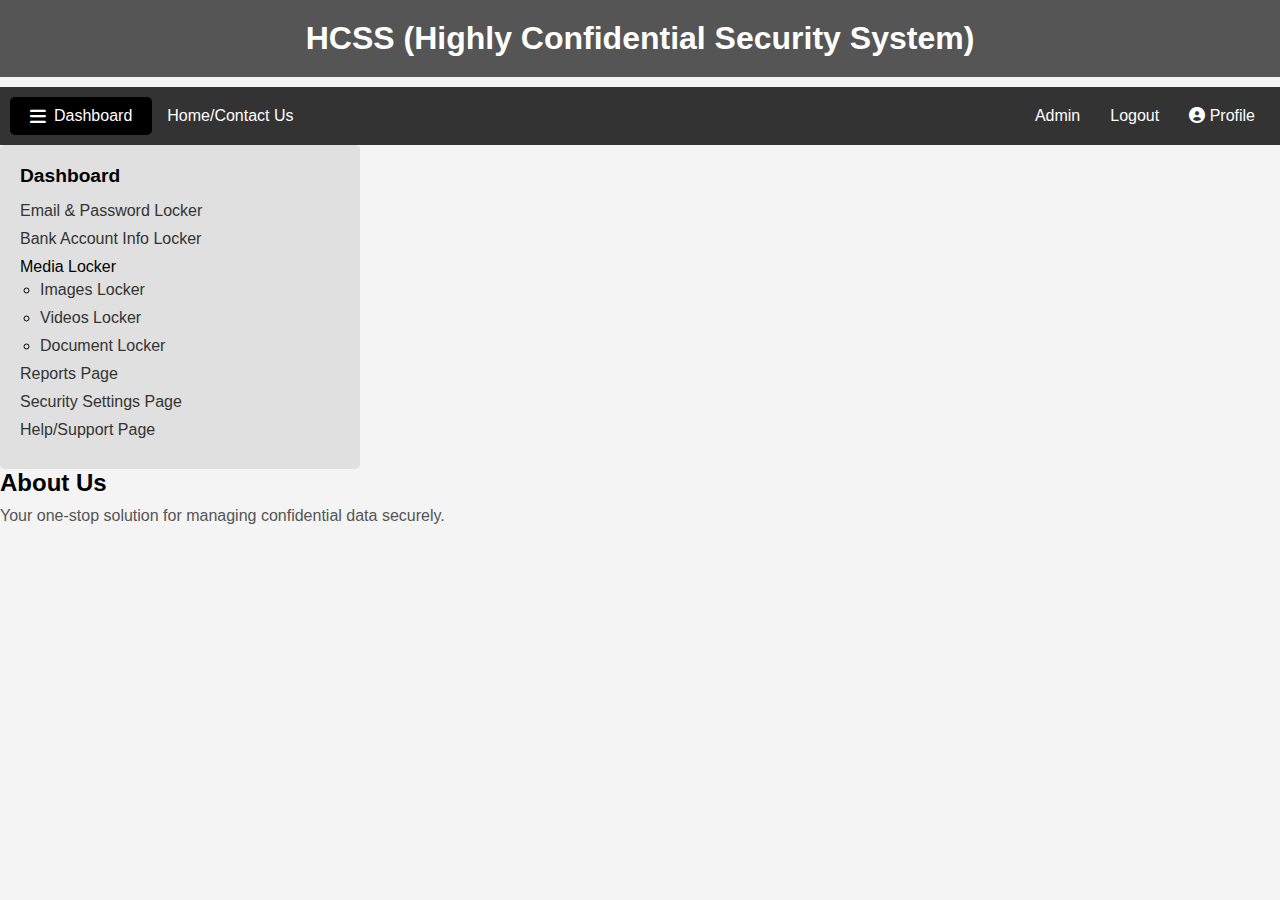
<file: index.html>
<!DOCTYPE html>
<html lang="en">
<head>
    <meta charset="UTF-8">
    <meta name="viewport" content="width=device-width, initial-scale=1.0">
    <title>HCSS (Highly Confidential Security System)</title>
    <link rel="stylesheet" href="index.css">
    <link rel="stylesheet" href="https://cdnjs.cloudflare.com/ajax/libs/font-awesome/6.0.0-beta3/css/all.min.css">
</head>
<body>

    <section class="hcss-title">
        <h1>HCSS (Highly Confidential Security System)</h1>
    </section>

    <header>
        <nav class="navbar">
            <ul class="left-nav">
                <li><button id="dashboard-btn" class="dashboard-btn"><i class="fas fa-bars"></i> Dashboard</button></li>
                <li><a href="home.html">Home/Contact Us</a></li> 
            </ul>
            <ul class="right-nav">
                <li><a href="http://127.0.0.1:5500/admin.html">Admin</a></li> 
                <li><a href="#" id="logout-btn">Logout</a></li>
                <li><a href="http://127.0.0.1:5500/profile.html"><i class="fas fa-user-circle"></i> Profile</a></li> 
            </ul>
        </nav>
    </header>

    <section id="sidebar" class="sidebar">
        <h2>Dashboard</h2>
        <ul>
            <li><a href="http://127.0.0.1:5500/email.html">Email & Password Locker</a></li> 
            <li><a href="http://127.0.0.1:5500/bank.html">Bank Account Info Locker</a></li> 
            <li>Media Locker
                <ul class="media-submenu">
                    <li><a href="http://127.0.0.1:5500/image.html">Images Locker</a></li> 
                    <li><a href="http://127.0.0.1:5500/video.html">Videos Locker</a></li>
                    <li><a href="http://127.0.0.1:5500/document.html">Document Locker</a></li> 
                </ul>
            </li>
            <li><a href="http://127.0.0.1:5500/report.html">Reports Page</a></li> 
            <li><a href="http://127.0.0.1:5500/security.html">Security Settings Page</a></li> 
            <li><a href="help.html">Help/Support Page</a></li> 
        </ul>
    </section>

    <section class="about">
        <h2>About Us</h2>
        <p>Your one-stop solution for managing confidential data securely.</p>
    </section>

    <script>
        const dashboardBtn = document.getElementById('dashboard-btn');
        const sidebar = document.getElementById('sidebar');

        dashboardBtn.addEventListener('click', () => {
            sidebar.style.display = sidebar.style.display === 'block' ? 'none' : 'block';
        });

        document.addEventListener('click', (event) => {
            if (!sidebar.contains(event.target) && event.target !== dashboardBtn) {
                sidebar.style.display = 'none';
            }
        });

        const logoutBtn = document.getElementById('logout-btn');

        logoutBtn.addEventListener('click', () => {
            document.body.innerHTML = '<h1>Session Terminated</h1><p>You have been logged out.</p>';
        });
    </script>

</body>
</html>
</file>
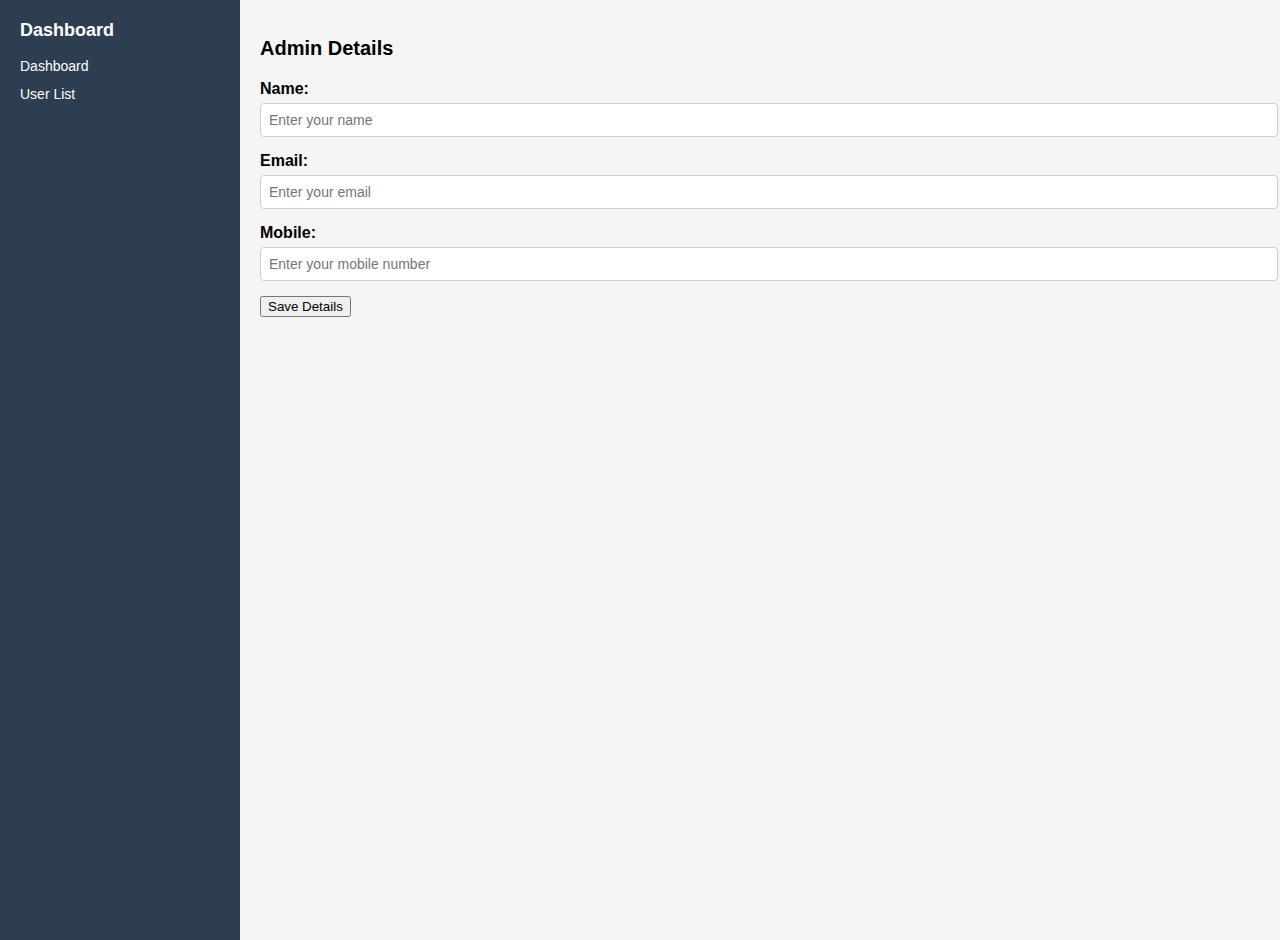
<file: admin.html>
<!DOCTYPE html>
<html lang="en">
<head>
    <meta charset="UTF-8">
    <meta name="viewport" content="width=device-width, initial-scale=1.0">
    <title>Admin Details</title>
    <link rel="stylesheet" href="admin.css">
    <script>
        function validateForm(event) {
            const name = document.getElementById('name').value;
            const email = document.getElementById('email').value;
            const mobile = document.getElementById('mobile').value;

            if (name.trim() === "") {
                alert('Name is required.');
                event.preventDefault(); 
                return false;
            }

            const emailPattern = /^[a-zA-Z0-9._%+-]+@[a-zA-Z0-9.-]+\.[a-zA-Z]{2,}$/;
            if (!emailPattern.test(email)) {
                alert('Please enter a valid email address.');
                event.preventDefault(); 
                return false;
            }

            const mobilePattern = /^[0-9]{10}$/;
            if (!mobilePattern.test(mobile)) {
                alert('Please enter a valid 10-digit mobile number.');
                event.preventDefault(); 
                return false;
            }

            alert('Admin details submitted successfully!');
            return true;
        }
    </script>
</head>
<body>
    <div class="container">
        <aside class="sidebar">
            <h2>Dashboard</h2>
            <ul>
                <li><a href="#">Dashboard</a></li>
                <li><a href="#">User List</a></li>
            </ul>
        </aside>

        <main class="main-content">
            <section class="admin-details">
                <h2>Admin Details</h2>
                <form onsubmit="return validateForm(event)">
                    <div class="form-group">
                        <label for="name">Name:</label>
                        <input type="text" id="name" name="name" placeholder="Enter your name">
                    </div>
                    <div class="form-group">
                        <label for="email">Email:</label>
                        <input type="email" id="email" name="email" placeholder="Enter your email">
                    </div>
                    <div class="form-group">
                        <label for="mobile">Mobile:</label>
                        <input type="text" id="mobile" name="mobile" placeholder="Enter your mobile number">
                    </div>
                    <div class="form-group">
                        <button type="submit">Save Details</button>
                    </div>
                </form>
            </section>
        </main>
    </div>
</body>
</html>
</file>
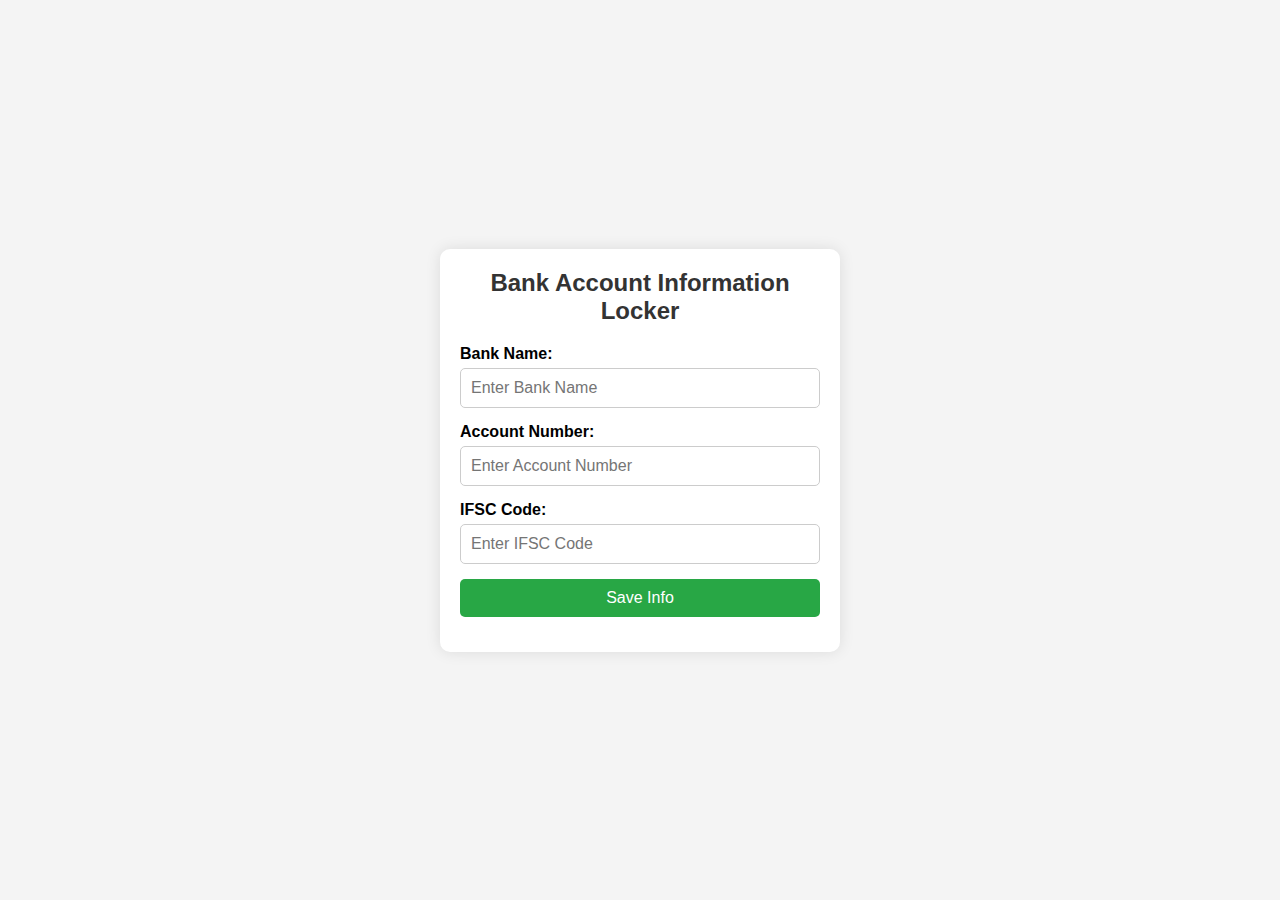
<file: bank.html>
<!DOCTYPE html>
<html lang="en">
<head>
    <meta charset="UTF-8">
    <meta name="viewport" content="width=device-width, initial-scale=1.0">
    <title>Bank Account Locker</title>
    <link rel="stylesheet" href="bank.css">
</head>
<body>
    <div class="container">
        <h2>Bank Account Information Locker</h2>
        <form action="#" method="post">
            <div class="form-group">
                <label for="bank-name">Bank Name:</label>
                <input type="text" id="bank-name" name="bank-name" placeholder="Enter Bank Name">
            </div>
            <div class="form-group">
                <label for="account-number">Account Number:</label>
                <input type="text" id="account-number" name="account-number" placeholder="Enter Account Number">
            </div>
            <div class="form-group">
                <label for="ifsc-code">IFSC Code:</label>
                <input type="text" id="ifsc-code" name="ifsc-code" placeholder="Enter IFSC Code">
            </div>
            <div class="form-group">
                <button type="submit">Save Info</button>
            </div>
        </form>
    </div>

    <script>
        document.addEventListener("DOMContentLoaded", () => {
            const form = document.querySelector("form");

            form.addEventListener("submit", (event) => {
                event.preventDefault();
                const bankName = document.getElementById("bank-name").value.trim();
                const accountNumber = document.getElementById("account-number").value.trim();
                const ifscCode = document.getElementById("ifsc-code").value.trim();
                if (!bankName || !accountNumber || !ifscCode) {
                    alert("Please fill out all fields.");
                    return;
                }
                console.log("Bank Name:", bankName);
                console.log("Account Number:", accountNumber);
                console.log("IFSC Code:", ifscCode);
                alert("Bank account information saved successfully!");
                form.reset();
            });
        });
    </script>
</body>
</html>
</file>
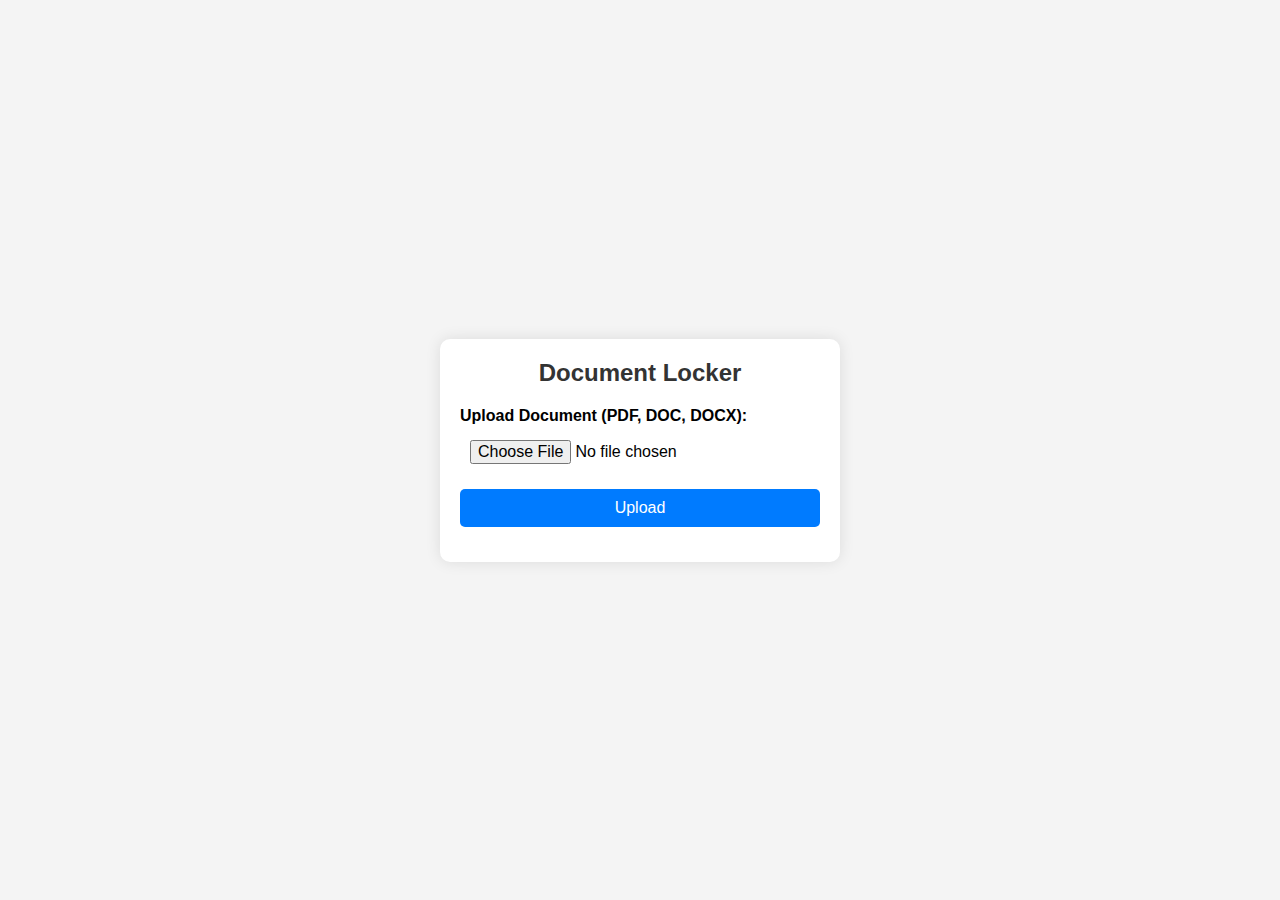
<file: document.html>
<!DOCTYPE html>
<html lang="en">
<head>
    <meta charset="UTF-8">
    <meta name="viewport" content="width=device-width, initial-scale=1.0">
    <title>Document Locker</title>
    <link rel="stylesheet" href="document.css">
    <script>
        function handleFileUpload(event) {
            event.preventDefault(); 

            const fileInput = document.getElementById('media-file');
            const file = fileInput.files[0];

            if (file) {
                const validFileTypes = ['application/pdf', 'application/msword', 'application/vnd.openxmlformats-officedocument.wordprocessingml.document'];
                if (validFileTypes.includes(file.type)) {
                    alert('File uploaded successfully!');
                    fileInput.value = '';
                } else {
                    alert('Invalid file type. Please upload a PDF or DOC/DOCX file.');
                }
            } else {
                alert('Please select a file to upload.');
            }
        }
    </script>
</head>
<body>
    <div class="container">
        <h2>Document Locker</h2>
        <form onsubmit="handleFileUpload(event)">
            <div class="form-group">
                <label for="media-file">Upload Document (PDF, DOC, DOCX):</label>
                <input type="file" id="media-file" name="media-file" accept=".pdf,.doc,.docx" required>
            </div>
            <div class="form-group">
                <button type="submit">Upload</button>
            </div>
        </form>
    </div>
</body>
</html>
</file>
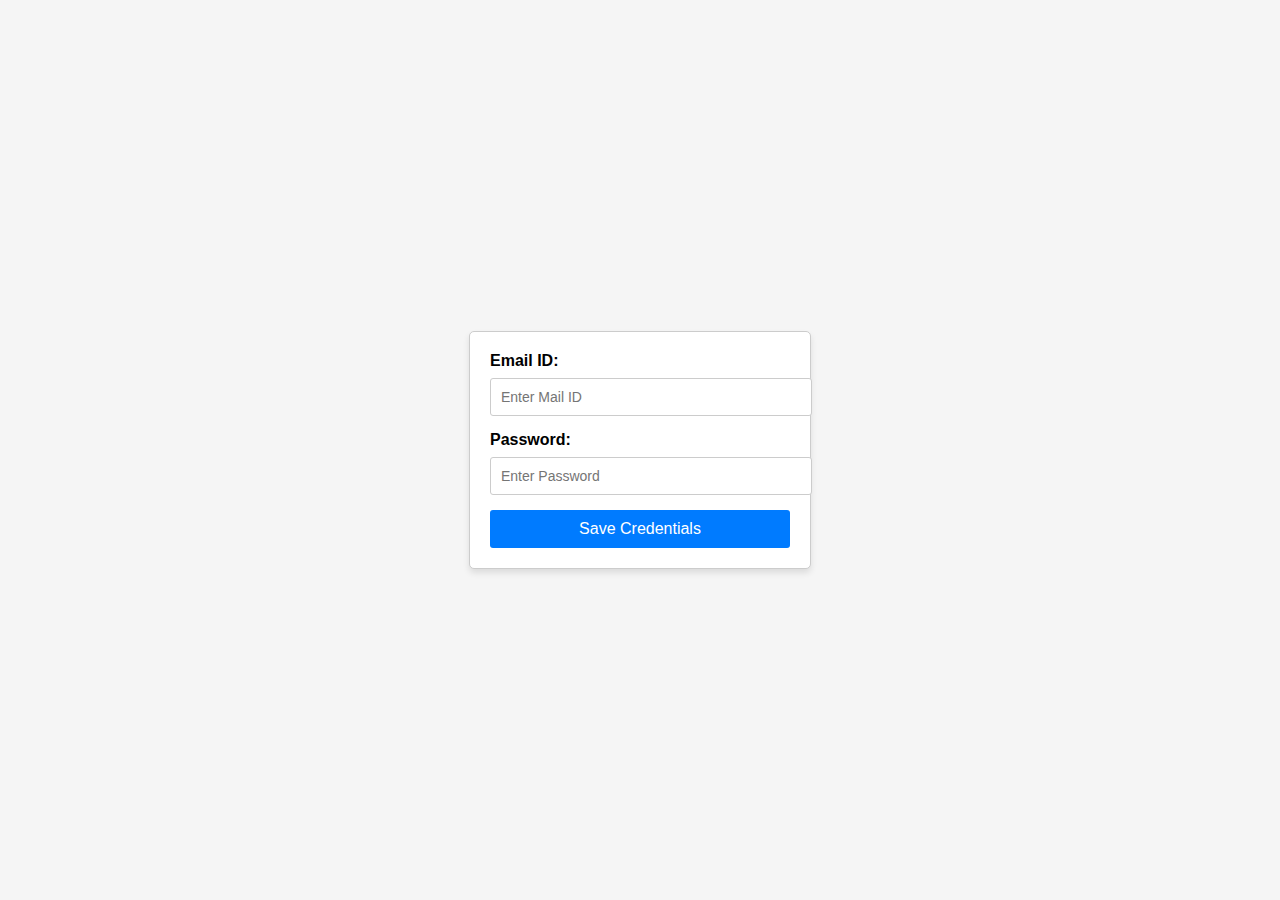
<file: email.html>
<!DOCTYPE html>
<html lang="en">
<head>
    <meta charset="UTF-8">
    <meta name="viewport" content="width=device-width, initial-scale=1.0">
    <title>Email and Password Form</title>
    <link rel="stylesheet" href="email.css">
    <script>
        function validateForm(event) {
            const email = document.getElementById('email').value;
            const password = document.getElementById('password').value;

            const emailPattern = /^[a-zA-Z0-9._%+-]+@[a-zA-Z0-9.-]+\.[a-zA-Z]{2,}$/;
            if (!emailPattern.test(email)) {
                alert('Please enter a valid email address.');
                event.preventDefault(); 
                return false;
            }

            if (password.length < 8) {
                alert('Password must be at least 8 characters long.');
                event.preventDefault(); 
                return false;
            }

            alert('Credentials saved successfully!');
            return true;
        }
    </script>
</head>
<body>
    <div class="form-container">
        <form onsubmit="return validateForm(event)">
            <label for="email">Email ID:</label>
            <input type="text" id="email" name="email" placeholder="Enter Mail ID">

            <label for="password">Password:</label>
            <input type="password" id="password" name="password" placeholder="Enter Password">

            <button type="submit">Save Credentials</button>
        </form>
    </div>
</body>
</html>
</file>
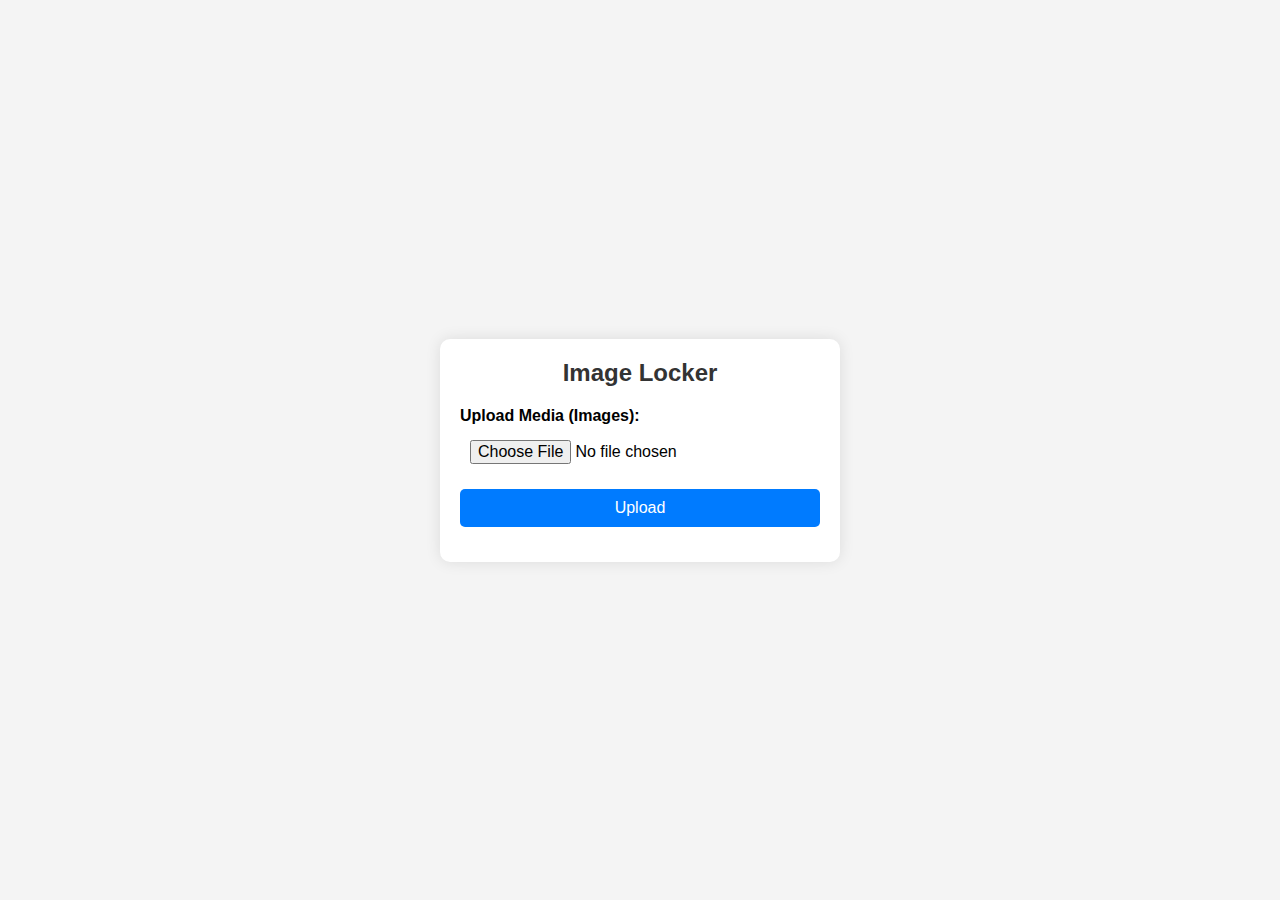
<file: image.html>
<!DOCTYPE html>
<html lang="en">
<head>
    <meta charset="UTF-8">
    <meta name="viewport" content="width=device-width, initial-scale=1.0">
    <title>Image Locker</title>
    <link rel="stylesheet" href="image.css">
    <script>
        function handleImageUpload(event) {
            event.preventDefault(); 

            const fileInput = document.getElementById('media-file');
            const file = fileInput.files[0];

            if (file) {
                const validImageTypes = ['image/jpeg', 'image/png', 'image/gif', 'image/bmp', 'image/webp'];
                if (validImageTypes.includes(file.type)) {
                    alert('Image uploaded successfully!');
                    fileInput.value = '';
                } else {
                    alert('Invalid file type. Please upload an image (JPEG, PNG, GIF, BMP, or WEBP).');
                }
            } else {
                alert('Please select an image to upload.');
            }
        }
    </script>
</head>
<body>
    <div class="container">
        <h2>Image Locker</h2>
        <form onsubmit="handleImageUpload(event)">
            <div class="form-group">
                <label for="media-file">Upload Media (Images):</label>
                <input type="file" id="media-file" name="media-file" accept="image/*" required>
            </div>

            <div class="form-group">
                <button type="submit">Upload</button>
            </div>
        </form>
    </div>
</body>
</html>
</file>
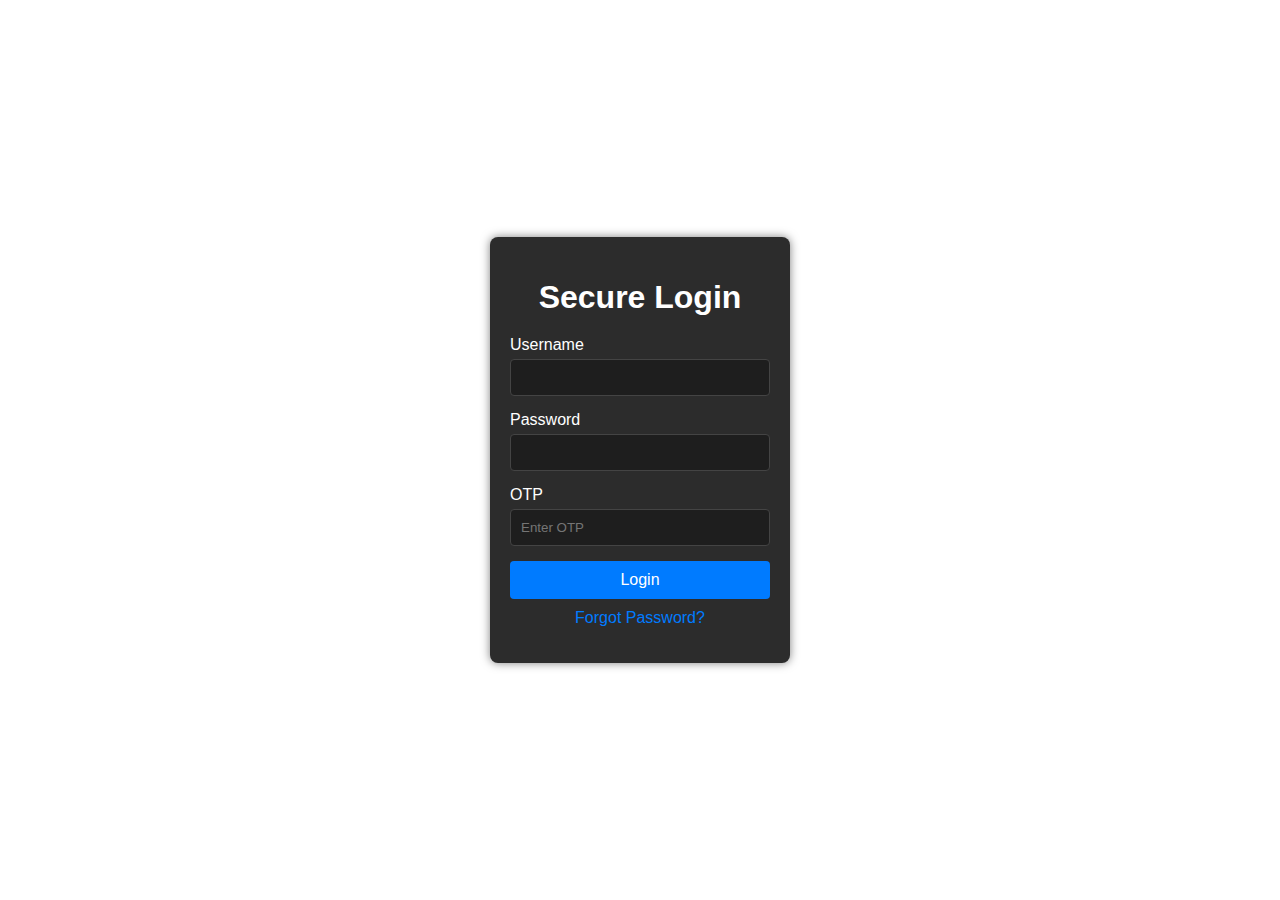
<file: login.html>
<!DOCTYPE html>
<html lang="en">
<head>
    <meta charset="UTF-8">
    <meta name="viewport" content="width=device-width, initial-scale=1.0">
    <title>Secure Login</title>
    <style>
        * {
            box-sizing: border-box;
        }

        body {
            font-family: Arial, sans-serif;
            background-image: url('https://thumbs.dreamstime.com/b/copyrighted-cyber-security-blockchain-protection-network-background-highly-protected-cyber-security-background-your-big-data-333168840.jpg');
            color: #fff;
            display: flex;
            justify-content: center;
            align-items: center;
            height: 100vh;
            margin: 0;
        }

        .container {
            background-color: #2c2c2c;
            padding: 20px;
            border-radius: 8px;
            box-shadow: 0 0 10px rgba(0, 0, 0, 0.5);
            width: 300px;
        }

        h1 {
            text-align: center;
            margin-bottom: 20px;
        }

        .input-group {
            margin-bottom: 15px;
        }

        label {
            display: block;
            margin-bottom: 5px;
        }

        input {
            width: 100%;
            padding: 10px;
            border: 1px solid #444;
            border-radius: 4px;
            background-color: #1e1e1e;
            color: #fff;
        }

        input:focus {
            border-color: #007BFF;
            outline: none;
        }

        button {
            width: 100%;
            padding: 10px;
            border: none;
            border-radius: 4px;
            background-color: #007BFF;
            color: white;
            font-size: 16px;
            cursor: pointer;
        }

        button:hover {
            background-color: #0056b3;
        }

        .forgot-password {
            text-align: center;
            margin-top: 10px;
        }

        .forgot-password a {
            color: #007BFF;
            text-decoration: none;
        }

        .forgot-password a:hover {
            text-decoration: underline;
        }
    </style>
</head>
<body>
    <div class="container">
        <h1>Secure Login</h1>
        <form id="login-form">
            <div class="input-group">
                <label for="username">Username</label>
                <input type="text" id="username" name="username" required>
            </div>
            <div class="input-group">
                <label for="password">Password</label>
                <input type="password" id="password" name="password" required>
            </div>
            <div class="input-group">
                <label for="otp">OTP</label>
                <input type="text" id="otp" name="otp" placeholder="Enter OTP" required>
            </div>
            <button type="submit">Login</button>
            <p class="forgot-password"><a href="#">Forgot Password?</a></p>
        </form>
    </div>

    <script>
        document.getElementById('login-form').addEventListener('submit', function(e) {
            e.preventDefault();
            var username = document.getElementById('username').value;
            var password = document.getElementById('password').value;
            var otp = document.getElementById('otp').value;

            fetch('/verify-otp', {
                method: 'POST',
                headers: {
                    'Content-Type': 'application/json',
                },
                body: JSON.stringify({ username: username, password: password, otp: otp })
            })
            .then(response => response.json())
            .then(data => {
                if (data.status === 'success') {
                    alert('Login successful!');
                    window.location.href = 'index.html'; 
                } else {
                    alert('Invalid OTP or credentials.');
                }
            })
            .catch(error => {
                console.error('Error:', error);
                alert('Login failed!');
            });
        });
    </script>
</body>
</html>
</file>
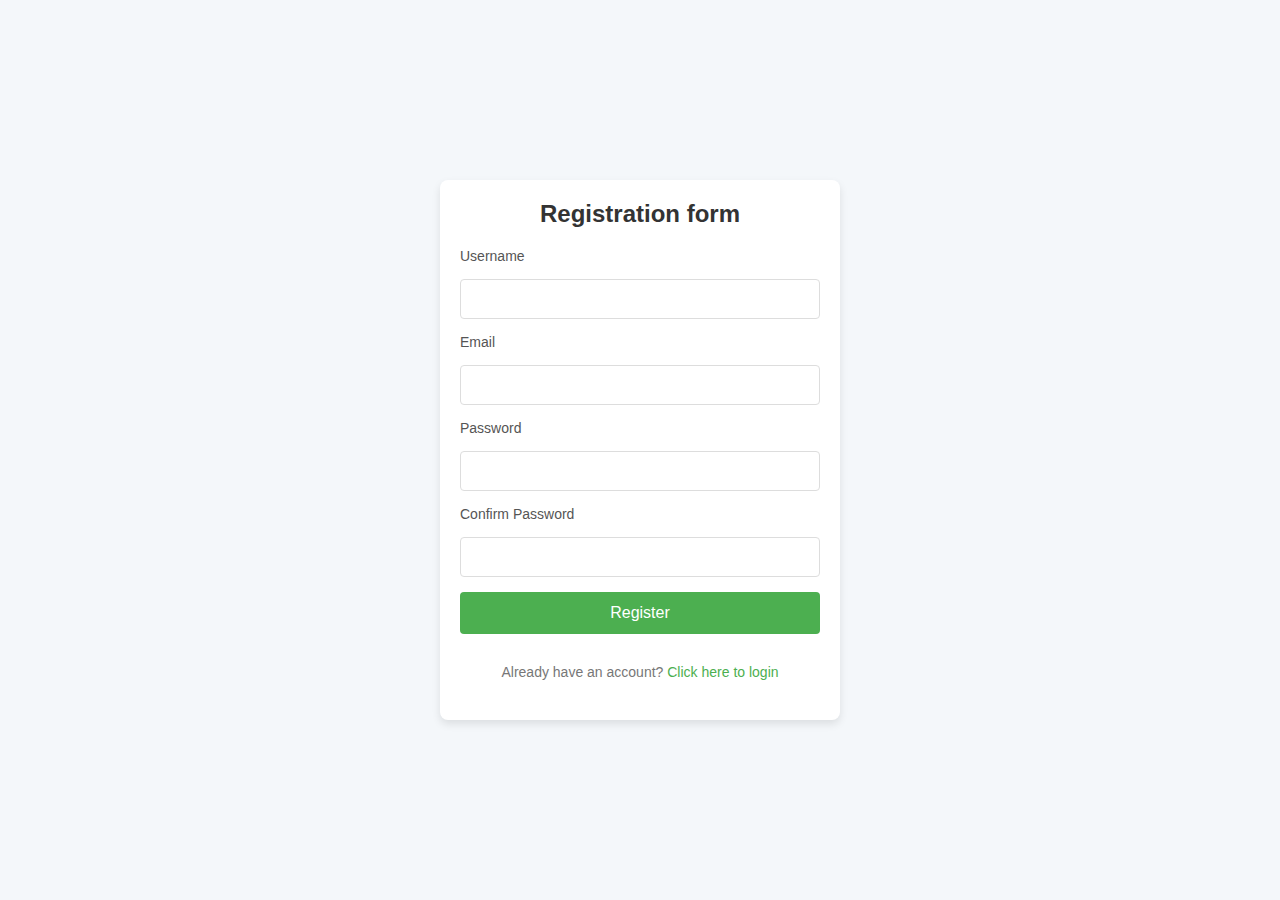
<file: registration.html>
<!DOCTYPE html>
<html lang="en">
<head>
    <meta charset="UTF-8">
    <meta name="viewport" content="width=device-width, initial-scale=1.0">
    <title>Registration Form</title>
    <style>
        * {
            margin: 0;
            padding: 0;
            box-sizing: border-box;
        }

        body {
            font-family: Arial, sans-serif;
            background-color: #f4f7fa;
            display: flex;
            justify-content: center;
            align-items: center;
            height: 100vh;
            margin: 0;
        }

        .container {
            background-color: #fff;
            border-radius: 8px;
            box-shadow: 0 4px 8px rgba(0, 0, 0, 0.1);
            padding: 20px;
            width: 100%;
            max-width: 400px;
            text-align: center;
        }

        h2 {
            margin-bottom: 20px;
            color: #333;
        }

        form {
            display: flex;
            flex-direction: column;
            gap: 15px;
        }

        label {
            font-size: 14px;
            color: #555;
            text-align: left;
        }

        input {
            padding: 10px;
            font-size: 16px;
            border: 1px solid #ddd;
            border-radius: 4px;
            outline: none;
            transition: border-color 0.3s ease;
        }

        input:focus {
            border-color: #4CAF50;
        }

        button {
            background-color: #4CAF50;
            color: white;
            border: none;
            padding: 12px;
            font-size: 16px;
            border-radius: 4px;
            cursor: pointer;
            transition: background-color 0.3s ease;
        }

        button:hover {
            background-color: #45a049;
        }

        p {
            margin-top: 15px;
            font-size: 14px;
            color: #777;
        }

        a {
            color: #4CAF50;
            text-decoration: none;
        }

        a:hover {
            text-decoration: underline;
        }

        .error {
            color: red;
            font-size: 14px;
            margin-top: 5px;
        }
    </style>
</head>
<body>
    <div class="container">
        <h2>Registration form</h2>
        <form id="registrationForm">
            <label for="username">Username</label>
            <input type="text" id="username" name="username" required>

            <label for="email">Email</label>
            <input type="email" id="email" name="email" required>

            <label for="password">Password</label>
            <input type="password" id="password" name="password" required>

            <label for="confirmPassword">Confirm Password</label>
            <input type="password" id="confirmPassword" name="confirmPassword" required>

            <button type="submit">Register</button>

            <p>Already have an account? <a href="http://127.0.0.1:5500/login.html">Click here to login</a></p>
            <div id="error-message" class="error"></div>
        </form>
    </div>

    <script>
        document.getElementById('registrationForm').addEventListener('submit', function(event) {
            event.preventDefault(); 

            var username = document.getElementById('username').value;
            var password = document.getElementById('password').value;
            var confirmPassword = document.getElementById('confirmPassword').value;
            var email = document.getElementById('email').value;
            var errorMessage = document.getElementById('error-message');

            errorMessage.textContent = '';

            if (password !== confirmPassword) {
                errorMessage.textContent = 'Passwords do not match!';
            } else {
                alert('Registration successful for ' + username + '! OTP is sent to your email.');

                fetch('/send-otp', {
                    method: 'POST',
                    headers: {
                        'Content-Type': 'application/json',
                    },
                    body: JSON.stringify({ email: email })
                })
                .then(response => response.json())
                .then(data => {
                    if (data.status === 'success') {
                        window.location.href = 'login.html'; 
                    } else {
                        alert('Error sending OTP!');
                    }
                })
                .catch(error => {
                    console.error('Error:', error);
                    alert('There was an error sending OTP!');
                });
            }
        });
    </script>
</body>
</html>
</file>
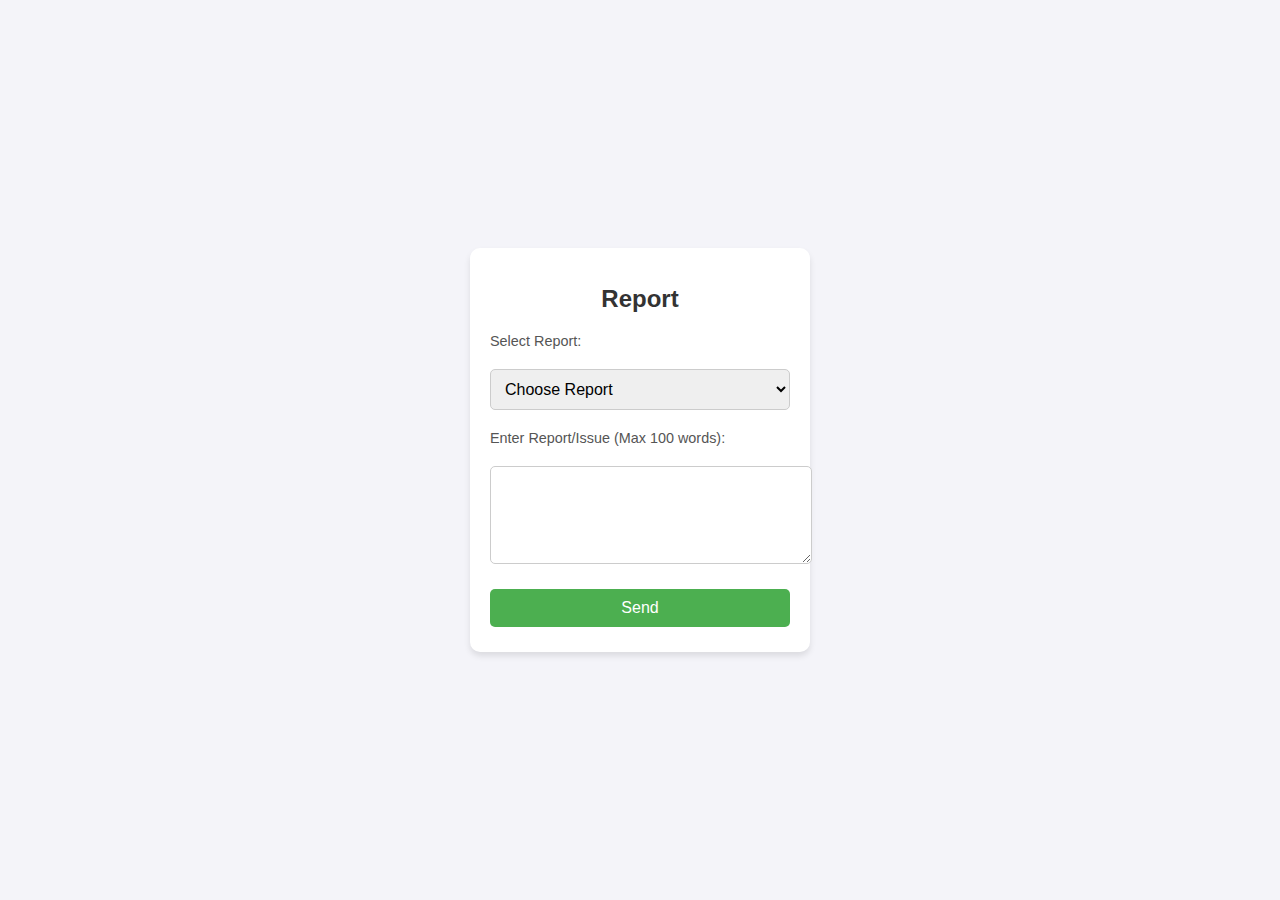
<file: report.html>
<!DOCTYPE html>
<html lang="en">
<head>
    <meta charset="UTF-8">
    <meta name="viewport" content="width=device-width, initial-scale=1.0">
    <title>Report Page</title>
    <style>
        body {
            font-family: Arial, sans-serif;
            background-color: #f4f4f9;
            margin: 0;
            padding: 0;
            display: flex;
            justify-content: center;
            align-items: center;
            height: 100vh;
        }

        .container {
            background: #fff;
            padding: 20px;
            border-radius: 10px;
            box-shadow: 0 4px 6px rgba(0, 0, 0, 0.1);
            width: 300px;
            text-align: center;
        }

        h1 {
            margin-bottom: 20px;
            font-size: 1.5rem;
            color: #333;
        }

        form {
            display: flex;
            flex-direction: column;
            gap: 15px;
        }

        label {
            text-align: left;
            font-size: 0.9rem;
            color: #555;
        }

        select, textarea, button {
            width: 100%;
            padding: 10px;
            margin: 5px 0;
            border: 1px solid #ccc;
            border-radius: 5px;
            font-size: 1rem;
        }

        button {
            background-color: #4CAF50;
            color: white;
            cursor: pointer;
            border: none;
        }

        button:hover {
            background-color: #45a049;
        }
    </style>
    <script>
        function handleSubmit(event) {
            event.preventDefault(); // 

            const reportType = document.getElementById('report-type').value;
            const reportIssue = document.getElementById('report-issue').value;

            if (reportType && reportIssue) {
                alert('Your report has been successfully submitted!');
                document.querySelector('form').reset();
            } else {
                alert('Please fill out all fields before submitting.');
            }
        }
    </script>
</head>
<body>
    <div class="container">
        <h1>Report</h1>
        <form onsubmit="handleSubmit(event)">
            <label for="report-type">Select Report:</label>
            <select id="report-type" name="report-type" required>
                <option value="" disabled selected>Choose Report</option>
                <option value="admin">Admin Report</option>
                <option value="user">User Report</option>
            </select>

            <label for="report-issue">Enter Report/Issue (Max 100 words):</label>
            <textarea id="report-issue" name="report-issue" rows="4" maxlength="100" required></textarea>

            <button type="submit">Send</button>
        </form>
    </div>
</body>
</html>
</file>
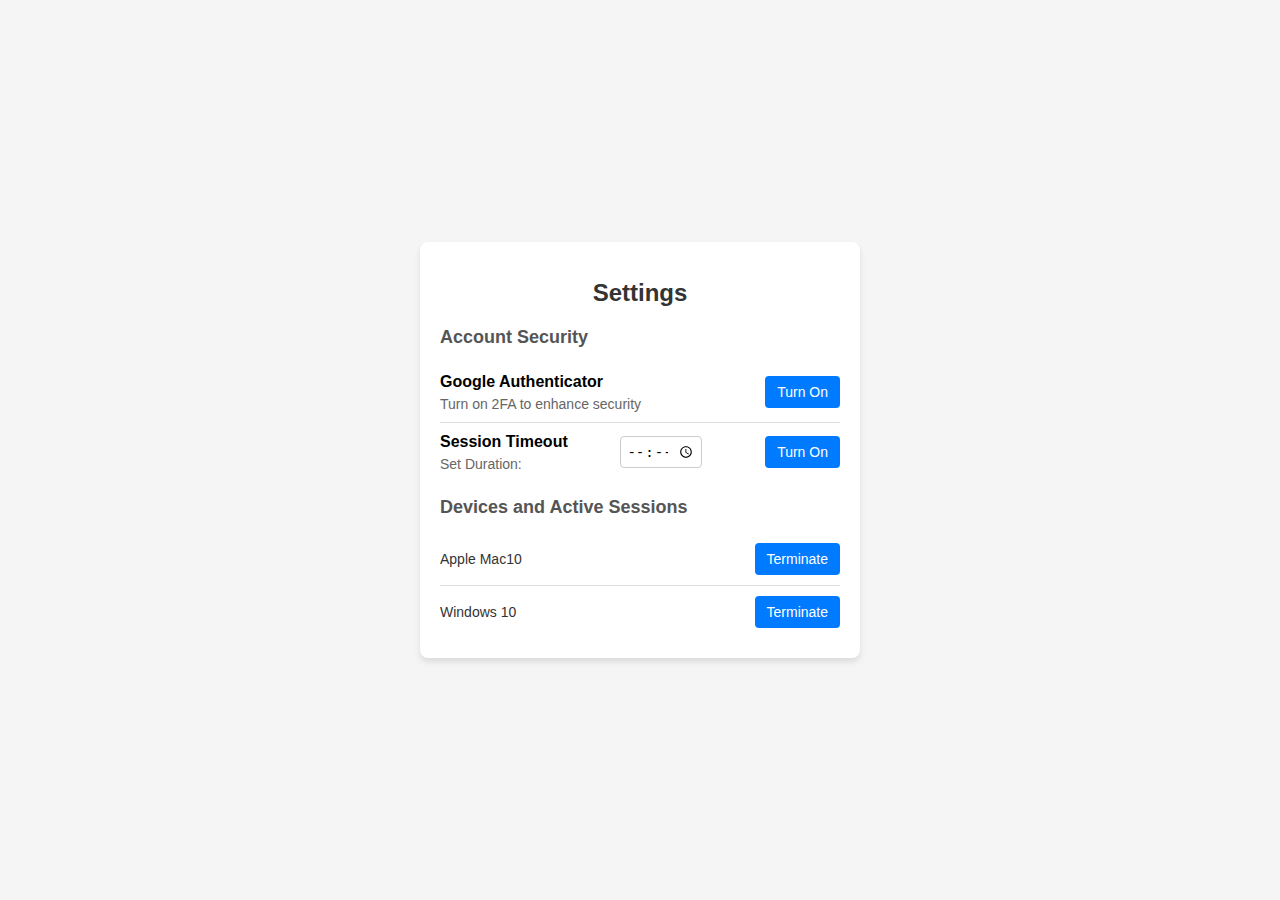
<file: security.html>
<!DOCTYPE html>
<html lang="en">
<head>
    <meta charset="UTF-8">
    <meta name="viewport" content="width=device-width, initial-scale=1.0">
    <title>Security Settings</title>
    <link rel="stylesheet" href="security.css">
    <script>
        function toggleTwoFactorAuth() {
            alert('Google Authenticator 2FA has been enabled.');
        }

        function setSessionTimeout() {
            const timeoutDuration = document.querySelector('.timeout-input').value;
            if (timeoutDuration) {
                alert(`Session timeout has been set to ${timeoutDuration} minutes.`);
            } else {
                alert('Please set a valid session duration.');
            }
        }

        function terminateSession(deviceName) {
            if (confirm(`Are you sure you want to terminate the session on ${deviceName}?`)) {
                alert(`${deviceName} session terminated.`);
            }
        }
    </script>
</head>
<body>
    <div class="settings-container">
        <h1>Settings</h1>
        
        <section class="account-security">
            <h2>Account Security</h2>

            <div class="setting-item">
                <div class="description">
                    <strong>Google Authenticator</strong>
                    <p>Turn on 2FA to enhance security</p>
                </div>
                <button class="btn" onclick="toggleTwoFactorAuth()">Turn On</button>
            </div>

            <div class="setting-item">
                <div class="description">
                    <strong>Session Timeout</strong>
                    <p>Set Duration:</p>
                </div>
                <input type="time" class="timeout-input">
                <button class="btn" onclick="setSessionTimeout()">Turn On</button>
            </div>
        </section>

        <section class="active-sessions">
            <h2>Devices and Active Sessions</h2>

            <div class="session-item">
                <div class="device-info">Apple Mac10</div>
                <button class="btn" onclick="terminateSession('Apple Mac10')">Terminate</button>
            </div>

            <div class="session-item">
                <div class="device-info">Windows 10</div>
                <button class="btn" onclick="terminateSession('Windows 10')">Terminate</button>
            </div>
        </section>
    </div>
</body>
</html>
</file>
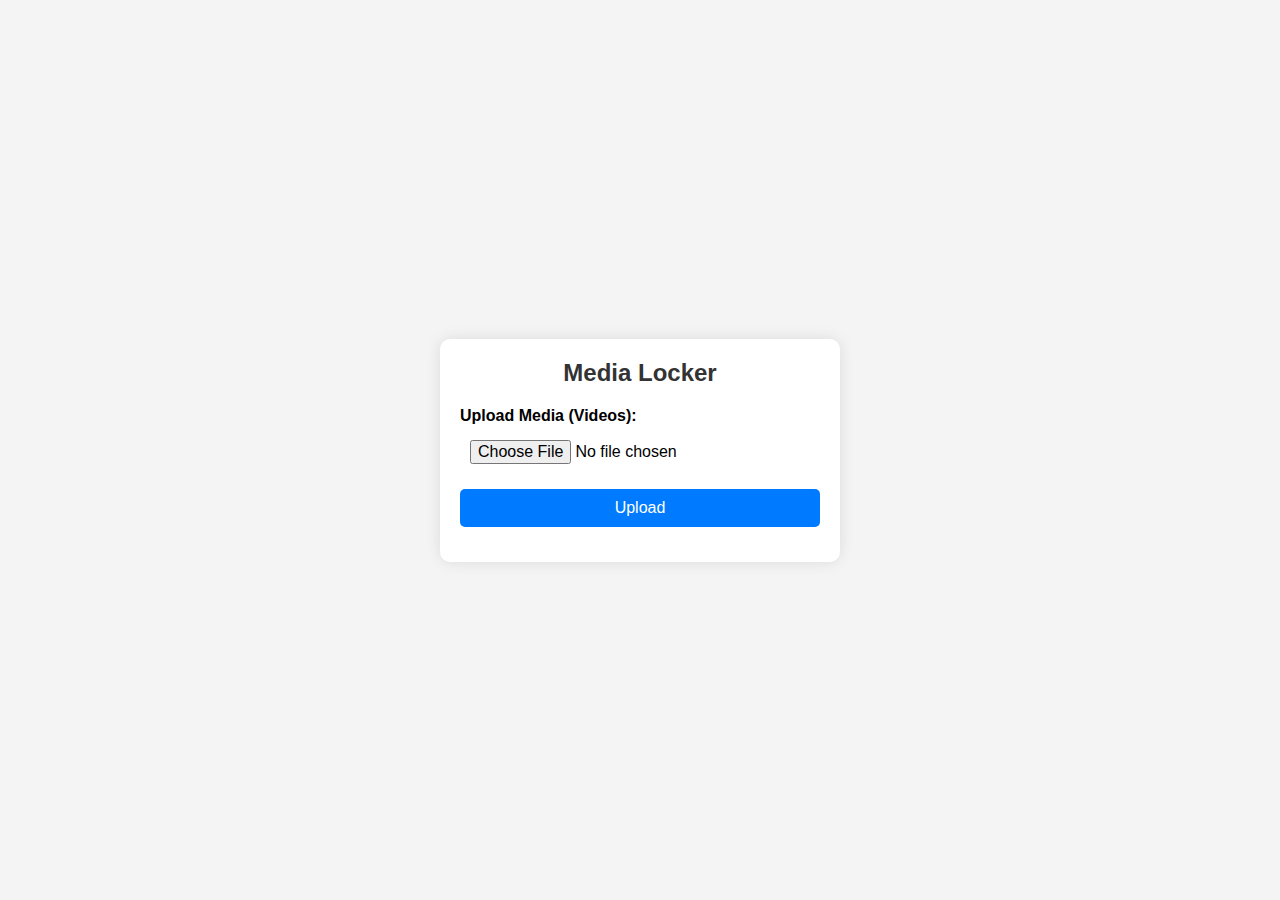
<file: video.html>
<!DOCTYPE html>
<html lang="en">
<head>
    <meta charset="UTF-8">
    <meta name="viewport" content="width=device-width, initial-scale=1.0">
    <title>Video Locker</title>
    <link rel="stylesheet" href="video.css">
</head>
<body>
    <div class="container">
        <h2>Media Locker</h2>
        <form action="#" method="post" enctype="multipart/form-data">
            <div class="form-group">
                <label for="media-file">Upload Media (Videos):</label>
                <input type="file" id="media-file" name="media-file" accept="video/*">
            </div>
            <div class="form-group">
                <button type="submit">Upload</button>
            </div>
        </form>
    </div>

    <script>

        document.addEventListener("DOMContentLoaded", () => {
            const form = document.querySelector("form");

            form.addEventListener("submit", (event) => {
                event.preventDefault();

                const mediaFile = document.getElementById("media-file").files[0];

                if (!mediaFile) {
                    alert("Please select a video file to upload.");
                    return;
                }

                const allowedTypes = ["video/mp4", "video/webm", "video/ogg"];
                if (!allowedTypes.includes(mediaFile.type)) {
                    alert("Invalid file type. Please upload a video file (mp4, webm, ogg).");
                    return;
                }

                console.log("File Name:", mediaFile.name);
                console.log("File Size:", (mediaFile.size / 1024 / 1024).toFixed(2), "MB");
                console.log("File Type:", mediaFile.type);

                alert("Video file uploaded successfully!");

                form.reset();
            });
        });
    </script>
</body>
</html>
</file>
<file: index.css>
body, h1, h2, p, ul {
    margin: 0;
    padding: 0;
    font-family: Arial, sans-serif;
}

body {
    background-color: #f4f4f4;
}

.hcss-title {
    text-align: center;
    background-color: #555;
    color: white;
    padding: 20px;
    margin-bottom: 10px;
}

.hcss-title h1 {
    font-size: 2rem;
}

.navbar {
    display: flex;
    justify-content: space-between;
    background-color: #333;
    padding: 10px;
}

.navbar ul {
    list-style: none;
    display: flex;
    align-items: center;
}

.navbar li {
    margin-right: 15px;
}

.navbar a {
    color: white;
    text-decoration: none;
}

.right-nav a {
    margin-left: 15px;
}

.navbar a:hover {
    text-decoration: underline;
}

.dashboard-btn {
    background-color: #000;
    color: white;
    border: none;
    padding: 10px 20px;
    cursor: pointer;
    font-size: 16px;
    border-radius: 5px;
    display: inline-flex;
    align-items: center;
    gap: 8px; 
}

.dashboard-btn i {
    font-size: 18px;
}

.dashboard-btn:hover {
    background-color: #444;
}

main {
    display: flex;
    justify-content: space-between;
    padding: 20px;
    background-color: #fff;
}

.sidebar {
    width: 25%;
    background-color: #e0e0e0;
    padding: 20px;
    border-radius: 5px;
}

.sidebar h2 {
    font-size: 1.2rem;
    margin-bottom: 15px;
}

.sidebar ul {
    list-style: none;
}

.sidebar ul li {
    margin-bottom: 10px;
}

.sidebar ul li a {
    color: #333;
    text-decoration: none;
}

.sidebar ul li a:hover {
    text-decoration: underline;
}

.media-submenu {
    margin-left: 20px; 
    margin-top: 5px;
}

.media-submenu li {
    margin-bottom: 8px; 
    list-style-type: circle; 
}

.about {
    width: 70%;
}

.about h2 {
    font-size: 1.5rem;
    margin-bottom: 10px;
}

.about p {
    font-size: 1rem;
    color: #555;
}


@media (max-width: 768px) {
    .navbar ul {
        flex-direction: column;
        align-items: flex-start;
    }
    .navbar {
        flex-direction: column;
        align-items: flex-start;
    }

    .navbar ul.left-nav {
        margin-bottom: 10px;
    }

    .navbar ul.right-nav {
        align-self: flex-end;
    }

    .dashboard-btn {
        width: 100%; 
        text-align: left;
        padding: 10px;
    }

    main {
        flex-direction: column;
        padding: 10px;
    }

    .sidebar {
        width: 100%; 
        margin-bottom: 20px;
    }

    .about {
        width: 100%; 
    }
}

@media (max-width: 480px) {
    .hcss-title h1 {
        font-size: 1.5rem; 
    }

    .dashboard-btn {
        padding: 10px;
        font-size: 14px; 
    }

    .sidebar h2 {
        font-size: 1.1rem; 
    }

    .sidebar ul li {
        margin-bottom: 8px; 
    }

    .sidebar ul li a {
        font-size: 0.9rem; 
    }

    .about h2 {
        font-size: 1.2rem; 
    }

    .about p {
        font-size: 0.9rem; 
    }
}
</file>
<file: admin.css>
body {
    font-family: Arial, sans-serif;
    margin: 0;
    padding: 0;
    background-color: #f5f5f5;
    display: flex;
    height: 100vh;
}

.container {
    display: flex;
    width: 100%;
}

.sidebar {
    background-color: #2c3e50;
    color: white;
    padding: 20px;
    width: 200px;
    height: 100%;
}

.sidebar h2 {
    margin-top: 0;
    font-size: 18px;
}

.sidebar ul {
    list-style: none;
    padding: 0;
}

.sidebar ul li {
    margin: 10px 0;
}

.sidebar ul li a {
    color: white;
    text-decoration: none;
    font-size: 14px;
}

.main-content {
    flex-grow: 1;
    padding: 20px;
}

.header {
    display: flex;
    justify-content: flex-end;
    margin-bottom: 20px;
}

.admin-options a {
    margin-left: 20px;
    color: #007bff;
    text-decoration: none;
    font-size: 14px;
}

.admin-options a:hover {
    text-decoration: underline;
}

.admin-details h2 {
    font-size: 20px;
    margin-bottom: 20px;
}

.form-group {
    margin-bottom: 15px;
}

.form-group label {
    display: block;
    font-weight: bold;
    margin-bottom: 5px;
}

.form-group input {
    width: 100%;
    padding: 8px;
    border: 1px solid #ccc;
    border-radius: 4px;
    font-size: 14px;
}
</file>
<file: bank.css>
* {
    margin: 0;
    padding: 0;
    box-sizing: border-box;
}

body {
    font-family: Arial, sans-serif;
    background-color: #f4f4f4;
    display: flex;
    justify-content: center;
    align-items: center;
    height: 100vh;
}

.container {
    background-color: #fff;
    padding: 20px;
    border-radius: 10px;
    box-shadow: 0 0 15px rgba(0, 0, 0, 0.1);
    max-width: 400px;
    width: 100%;
}

h2 {
    text-align: center;
    margin-bottom: 20px;
    color: #333;
}

.form-group {
    margin-bottom: 15px;
}

label {
    display: block;
    margin-bottom: 5px;
    font-weight: bold;
}

input[type="text"] {
    width: 100%;
    padding: 10px;
    border: 1px solid #ccc;
    border-radius: 5px;
    font-size: 16px;
    outline: none;
    transition: border-color 0.3s ease;
}

input[type="text"]:focus {
    border-color: #007bff;
}

button {
    width: 100%;
    padding: 10px;
    background-color: #28a745;
    border: none;
    color: white;
    font-size: 16px;
    border-radius: 5px;
    cursor: pointer;
}

button:hover {
    background-color: #218838;
}
</file>
<file: document.css>
* {
    margin: 0;
    padding: 0;
    box-sizing: border-box;
}

body {
    font-family: Arial, sans-serif;
    background-color: #f4f4f4;
    display: flex;
    justify-content: center;
    align-items: center;
    height: 100vh;
}

.container {
    background-color: #fff;
    padding: 20px;
    border-radius: 10px;
    box-shadow: 0 0 15px rgba(0, 0, 0, 0.1);
    max-width: 400px;
    width: 100%;
}

h2 {
    text-align: center;
    margin-bottom: 20px;
    color: #333;
}

.form-group {
    margin-bottom: 15px;
}

label {
    display: block;
    margin-bottom: 5px;
    font-weight: bold;
}

input[type="file"] {
    width: 100%;
    padding: 10px;
    font-size: 16px;
}

button {
    width: 100%;
    padding: 10px;
    background-color: #007bff;
    border: none;
    color: white;
    font-size: 16px;
    border-radius: 5px;
    cursor: pointer;
}

button:hover {
    background-color: #0056b3;
}
</file>
<file: email.css>
body {
    font-family: Arial, sans-serif;
    background-color: #f5f5f5;
    display: flex;
    justify-content: center;
    align-items: center;
    height: 100vh;
    margin: 0;
}

.form-container {
    background-color: #fff;
    padding: 20px;
    border: 1px solid #ccc;
    border-radius: 5px;
    box-shadow: 0 4px 6px rgba(0, 0, 0, 0.1);
    width: 300px;
}

.form-container label {
    display: block;
    margin-bottom: 8px;
    font-weight: bold;
}

.form-container input[type="text"],
.form-container input[type="password"] {
    width: 100%;
    padding: 10px;
    margin-bottom: 15px;
    border: 1px solid #ccc;
    border-radius: 3px;
    font-size: 14px;
}

.form-container button {
    width: 100%;
    padding: 10px;
    background-color: #007bff;
    color: #fff;
    border: none;
    border-radius: 3px;
    font-size: 16px;
    cursor: pointer;
}

.form-container button:hover {
    background-color: #0056b3;
}
</file>
<file: image.css>
* {
    margin: 0;
    padding: 0;
    box-sizing: border-box;
}

body {
    font-family: Arial, sans-serif;
    background-color: #f4f4f4;
    display: flex;
    justify-content: center;
    align-items: center;
    height: 100vh;
}

.container {
    background-color: #fff;
    padding: 20px;
    border-radius: 10px;
    box-shadow: 0 0 15px rgba(0, 0, 0, 0.1);
    max-width: 400px;
    width: 100%;
}

h2 {
    text-align: center;
    margin-bottom: 20px;
    color: #333;
}

.form-group {
    margin-bottom: 15px;
}

label {
    display: block;
    margin-bottom: 5px;
    font-weight: bold;
}

input[type="file"] {
    width: 100%;
    padding: 10px;
    font-size: 16px;
}

button {
    width: 100%;
    padding: 10px;
    background-color: #007bff;
    border: none;
    color: white;
    font-size: 16px;
    border-radius: 5px;
    cursor: pointer;
}

button:hover {
    background-color: #0056b3;
}
</file>
<file: security.css>
body {
    font-family: Arial, sans-serif;
    margin: 0;
    padding: 0;
    background-color: #f5f5f5;
    display: flex;
    justify-content: center;
    align-items: center;
    height: 100vh;
}

.settings-container {
    background: #fff;
    padding: 20px;
    border-radius: 8px;
    box-shadow: 0 4px 6px rgba(0, 0, 0, 0.1);
    width: 400px;
}

h1 {
    font-size: 24px;
    margin-bottom: 20px;
    text-align: center;
    color: #333;
}

h2 {
    font-size: 18px;
    margin-bottom: 15px;
    color: #555;
}

.setting-item,
.session-item {
    display: flex;
    justify-content: space-between;
    align-items: center;
    padding: 10px 0;
    border-bottom: 1px solid #ddd;
}

.setting-item:last-child,
.session-item:last-child {
    border-bottom: none;
}

.description {
    max-width: 70%;
}

.description p {
    font-size: 14px;
    color: #666;
    margin: 5px 0 0;
}

.btn {
    padding: 8px 12px;
    background-color: #007bff;
    color: #fff;
    border: none;
    border-radius: 4px;
    font-size: 14px;
    cursor: pointer;
}

.btn:hover {
    background-color: #0056b3;
}

.timeout-input {
    padding: 5px;
    font-size: 14px;
    border: 1px solid #ccc;
    border-radius: 4px;
    width: 70px;
    margin-right: 10px;
}

.device-info {
    font-size: 14px;
    color: #333;
}
</file>
<file: video.css>
* {
    margin: 0;
    padding: 0;
    box-sizing: border-box;
}

body {
    font-family: Arial, sans-serif;
    background-color: #f4f4f4;
    display: flex;
    justify-content: center;
    align-items: center;
    height: 100vh;
}

.container {
    background-color: #fff;
    padding: 20px;
    border-radius: 10px;
    box-shadow: 0 0 15px rgba(0, 0, 0, 0.1);
    max-width: 400px;
    width: 100%;
}

h2 {
    text-align: center;
    margin-bottom: 20px;
    color: #333;
}

.form-group {
    margin-bottom: 15px;
}

label {
    display: block;
    margin-bottom: 5px;
    font-weight: bold;
}

input[type="file"] {
    width: 100%;
    padding: 10px;
    font-size: 16px;
}

button {
    width: 100%;
    padding: 10px;
    background-color: #007bff;
    border: none;
    color: white;
    font-size: 16px;
    border-radius: 5px;
    cursor: pointer;
}

button:hover {
    background-color: #0056b3;
}
</file>
